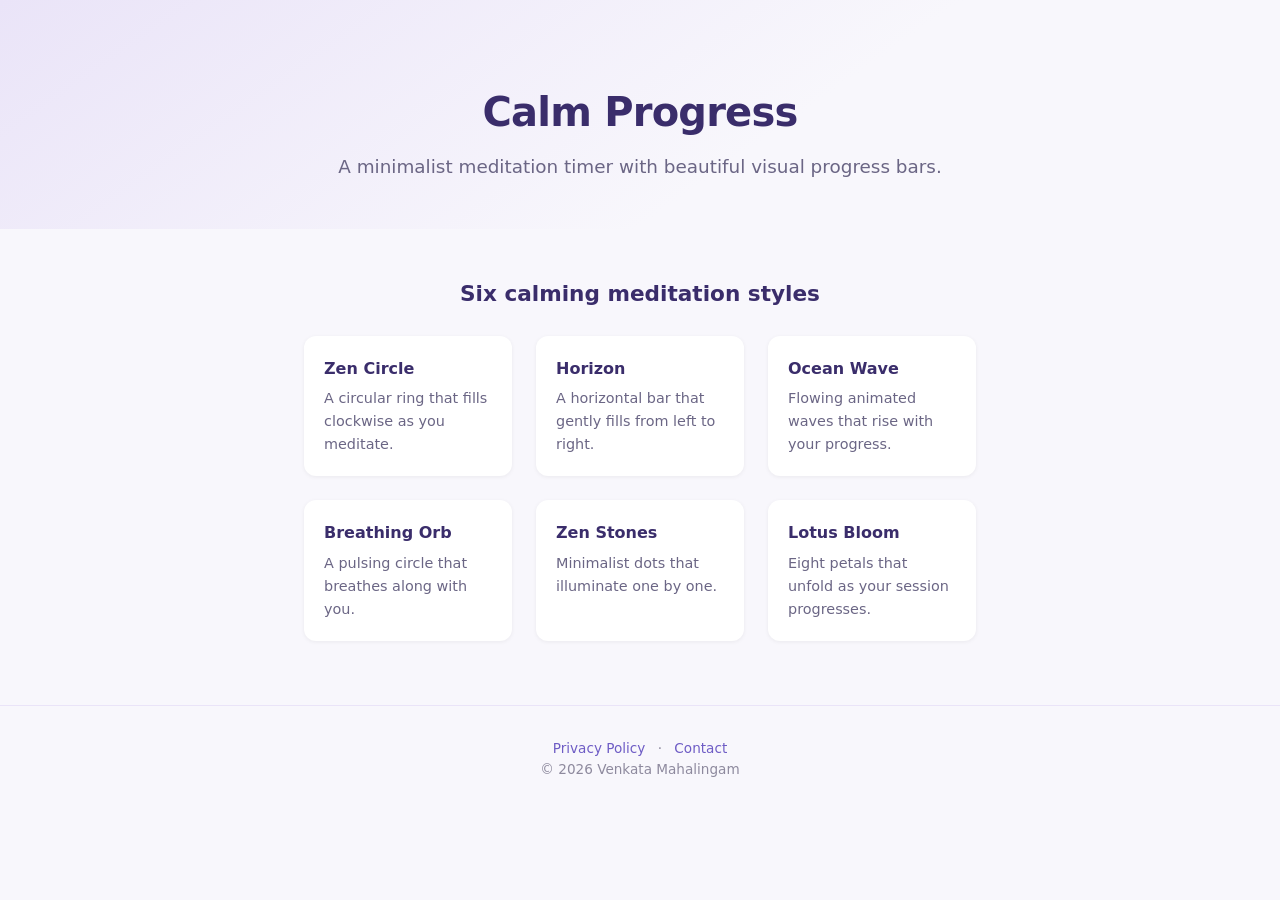
<file: index.html>
<!DOCTYPE html>
<html lang="en">
<head>
  <meta charset="utf-8">
  <meta name="viewport" content="width=device-width, initial-scale=1">
  <title>Calm Progress — Meditation Timer</title>
  <meta name="description" content="A minimalist meditation timer with beautiful, animated visual progress bars. Six calming styles. No ads, no tracking, no account required.">
  <link rel="stylesheet" href="style.css">
</head>
<body>

  <section class="hero">
    <h1>Calm Progress</h1>
    <p class="tagline">A minimalist meditation timer with beautiful visual progress bars.</p>

    <!--
      ╔══════════════════════════════════════════════════════════════╗
      ║  APP STORE BADGE                                            ║
      ║                                                             ║
      ║  Once the app is live on the App Store, uncomment the       ║
      ║  block below and replace APP_STORE_URL with the full link.  ║
      ║                                                             ║
      ║  To find your App Store URL:                                ║
      ║    1. Go to App Store Connect → your app → App Information  ║
      ║    2. Copy the "View on App Store" link, e.g.               ║
      ║       https://apps.apple.com/app/calm-progress/id1234567890 ║
      ║    3. Paste it below in place of APP_STORE_URL              ║
      ║    4. Commit, push, and the site will redeploy              ║
      ╚══════════════════════════════════════════════════════════════╝
    -->
    <!-- <a class="app-store-link" href="APP_STORE_URL">
      <img src="https://developer.apple.com/assets/elements/badges/download-on-the-app-store.svg" alt="Download on the App Store">
    </a> -->
  </section>

  <section class="features">
    <h2>Six calming meditation styles</h2>
    <div class="feature-grid">
      <div class="feature-card">
        <h3>Zen Circle</h3>
        <p>A circular ring that fills clockwise as you meditate.</p>
      </div>
      <div class="feature-card">
        <h3>Horizon</h3>
        <p>A horizontal bar that gently fills from left to right.</p>
      </div>
      <div class="feature-card">
        <h3>Ocean Wave</h3>
        <p>Flowing animated waves that rise with your progress.</p>
      </div>
      <div class="feature-card">
        <h3>Breathing Orb</h3>
        <p>A pulsing circle that breathes along with you.</p>
      </div>
      <div class="feature-card">
        <h3>Zen Stones</h3>
        <p>Minimalist dots that illuminate one by one.</p>
      </div>
      <div class="feature-card">
        <h3>Lotus Bloom</h3>
        <p>Eight petals that unfold as your session progresses.</p>
      </div>
    </div>
  </section>

  <footer>
    <a href="privacy/">Privacy Policy</a>
    <span class="sep">&middot;</span>
    <a href="mailto:venkat@venkat.io">Contact</a>
    <br>
    &copy; 2026 Venkata Mahalingam
  </footer>

</body>
</html>
</file>
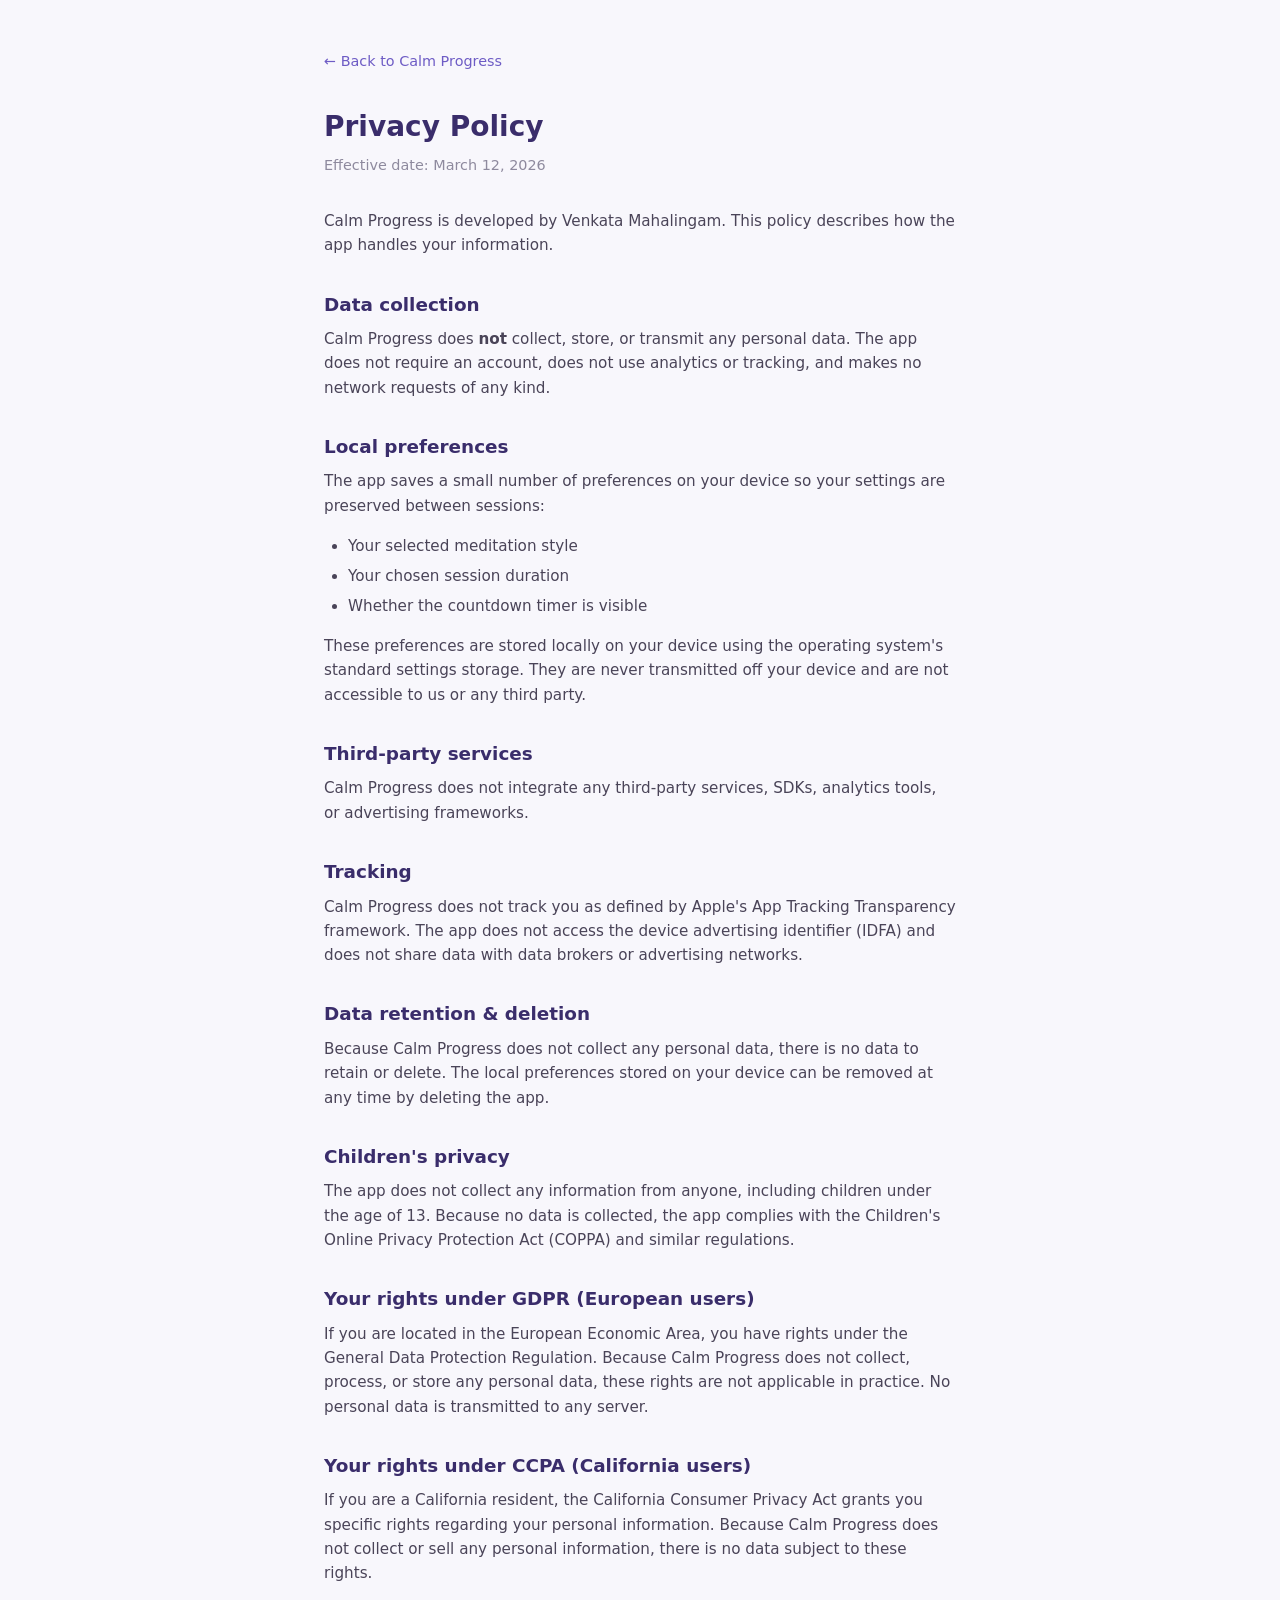
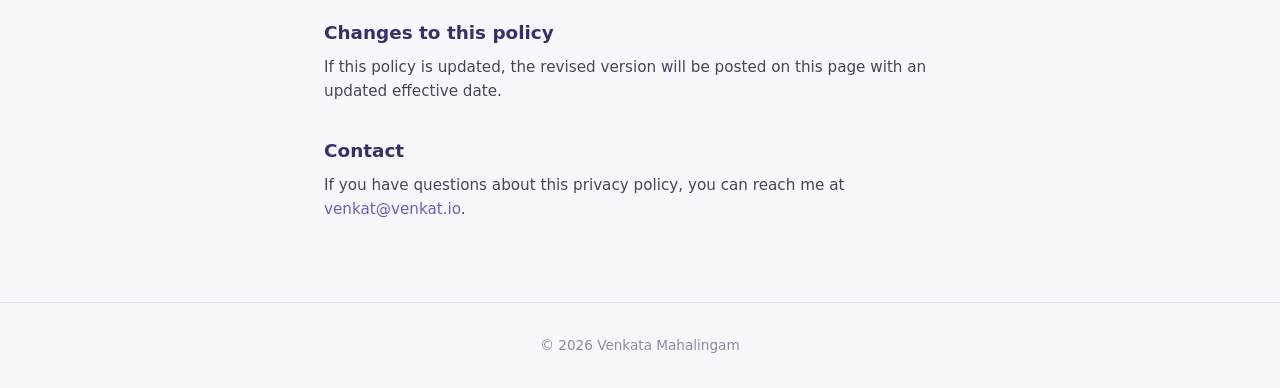
<file: privacy/index.html>
<!DOCTYPE html>
<html lang="en">
<head>
  <meta charset="utf-8">
  <meta name="viewport" content="width=device-width, initial-scale=1">
  <title>Privacy Policy — Calm Progress</title>
  <meta name="description" content="Privacy policy for the Calm Progress meditation timer app.">
  <link rel="stylesheet" href="../style.css">
</head>
<body>

  <div class="policy">
    <a class="back-link" href="../">&larr; Back to Calm Progress</a>

    <h1>Privacy Policy</h1>
    <p class="effective-date">Effective date: March 12, 2026</p>

    <p>Calm Progress is developed by Venkata Mahalingam. This policy describes how the app handles your information.</p>

    <h2>Data collection</h2>
    <p>Calm Progress does <strong>not</strong> collect, store, or transmit any personal data. The app does not require an account, does not use analytics or tracking, and makes no network requests of any kind.</p>

    <h2>Local preferences</h2>
    <p>The app saves a small number of preferences on your device so your settings are preserved between sessions:</p>
    <ul>
      <li>Your selected meditation style</li>
      <li>Your chosen session duration</li>
      <li>Whether the countdown timer is visible</li>
    </ul>
    <p>These preferences are stored locally on your device using the operating system's standard settings storage. They are never transmitted off your device and are not accessible to us or any third party.</p>

    <h2>Third-party services</h2>
    <p>Calm Progress does not integrate any third-party services, SDKs, analytics tools, or advertising frameworks.</p>

    <h2>Tracking</h2>
    <p>Calm Progress does not track you as defined by Apple's App Tracking Transparency framework. The app does not access the device advertising identifier (IDFA) and does not share data with data brokers or advertising networks.</p>

    <h2>Data retention &amp; deletion</h2>
    <p>Because Calm Progress does not collect any personal data, there is no data to retain or delete. The local preferences stored on your device can be removed at any time by deleting the app.</p>

    <h2>Children's privacy</h2>
    <p>The app does not collect any information from anyone, including children under the age of 13. Because no data is collected, the app complies with the Children's Online Privacy Protection Act (COPPA) and similar regulations.</p>

    <h2>Your rights under GDPR (European users)</h2>
    <p>If you are located in the European Economic Area, you have rights under the General Data Protection Regulation. Because Calm Progress does not collect, process, or store any personal data, these rights are not applicable in practice. No personal data is transmitted to any server.</p>

    <h2>Your rights under CCPA (California users)</h2>
    <p>If you are a California resident, the California Consumer Privacy Act grants you specific rights regarding your personal information. Because Calm Progress does not collect or sell any personal information, there is no data subject to these rights.</p>

    <h2>Changes to this policy</h2>
    <p>If this policy is updated, the revised version will be posted on this page with an updated effective date.</p>

    <h2>Contact</h2>
    <p>If you have questions about this privacy policy, you can reach me at <a href="mailto:venkat@venkat.io">venkat@venkat.io</a>.</p>
  </div>

  <footer>
    &copy; 2026 Venkata Mahalingam
  </footer>

</body>
</html>
</file>
<file: style.css>
* {
  margin: 0;
  padding: 0;
  box-sizing: border-box;
}

body {
  font-family: -apple-system, BlinkMacSystemFont, 'Segoe UI', system-ui, sans-serif;
  color: #2c2c2e;
  background: #f8f7fc;
  line-height: 1.6;
  -webkit-font-smoothing: antialiased;
}

a {
  color: #6e5cc5;
  text-decoration: none;
}

a:hover {
  text-decoration: underline;
}

/* ── Landing page ──────────────────────────── */

.hero {
  text-align: center;
  padding: 5rem 1.5rem 3rem;
  background: linear-gradient(145deg, #eae4f8, #f8f7fc 60%);
}

.hero h1 {
  font-size: 2.5rem;
  font-weight: 700;
  letter-spacing: -0.02em;
  color: #3a2d6b;
}

.hero .tagline {
  font-size: 1.15rem;
  color: #6b6685;
  margin-top: 0.5rem;
}

/* App Store badge — uncomment when live */
.app-store-link {
  display: inline-block;
  margin-top: 2rem;
}

.app-store-link img {
  height: 50px;
}

.features {
  max-width: 720px;
  margin: 0 auto;
  padding: 3rem 1.5rem 4rem;
}

.features h2 {
  font-size: 1.35rem;
  font-weight: 600;
  color: #3a2d6b;
  margin-bottom: 1.5rem;
  text-align: center;
}

.feature-grid {
  display: grid;
  grid-template-columns: repeat(auto-fit, minmax(200px, 1fr));
  gap: 1.5rem;
}

.feature-card {
  background: #fff;
  border-radius: 12px;
  padding: 1.25rem;
  box-shadow: 0 1px 4px rgba(0, 0, 0, 0.06);
}

.feature-card h3 {
  font-size: 1rem;
  font-weight: 600;
  color: #3a2d6b;
  margin-bottom: 0.35rem;
}

.feature-card p {
  font-size: 0.9rem;
  color: #6b6685;
}

footer {
  text-align: center;
  padding: 2rem 1.5rem;
  font-size: 0.85rem;
  color: #8e8a9e;
  border-top: 1px solid #eae4f8;
}

footer a {
  color: #6e5cc5;
}

footer .sep {
  margin: 0 0.5rem;
}

/* ── Privacy policy ────────────────────────── */

.policy {
  max-width: 680px;
  margin: 0 auto;
  padding: 3rem 1.5rem 4rem;
}

.policy h1 {
  font-size: 1.75rem;
  font-weight: 700;
  color: #3a2d6b;
  margin-bottom: 0.25rem;
}

.policy .effective-date {
  font-size: 0.9rem;
  color: #8e8a9e;
  margin-bottom: 2rem;
}

.policy h2 {
  font-size: 1.15rem;
  font-weight: 600;
  color: #3a2d6b;
  margin-top: 2rem;
  margin-bottom: 0.5rem;
}

.policy p,
.policy ul {
  font-size: 0.95rem;
  color: #4a4458;
  margin-bottom: 1rem;
}

.policy ul {
  padding-left: 1.5rem;
}

.policy li {
  margin-bottom: 0.35rem;
}

.back-link {
  display: inline-block;
  margin-bottom: 2rem;
  font-size: 0.9rem;
}
</file>
